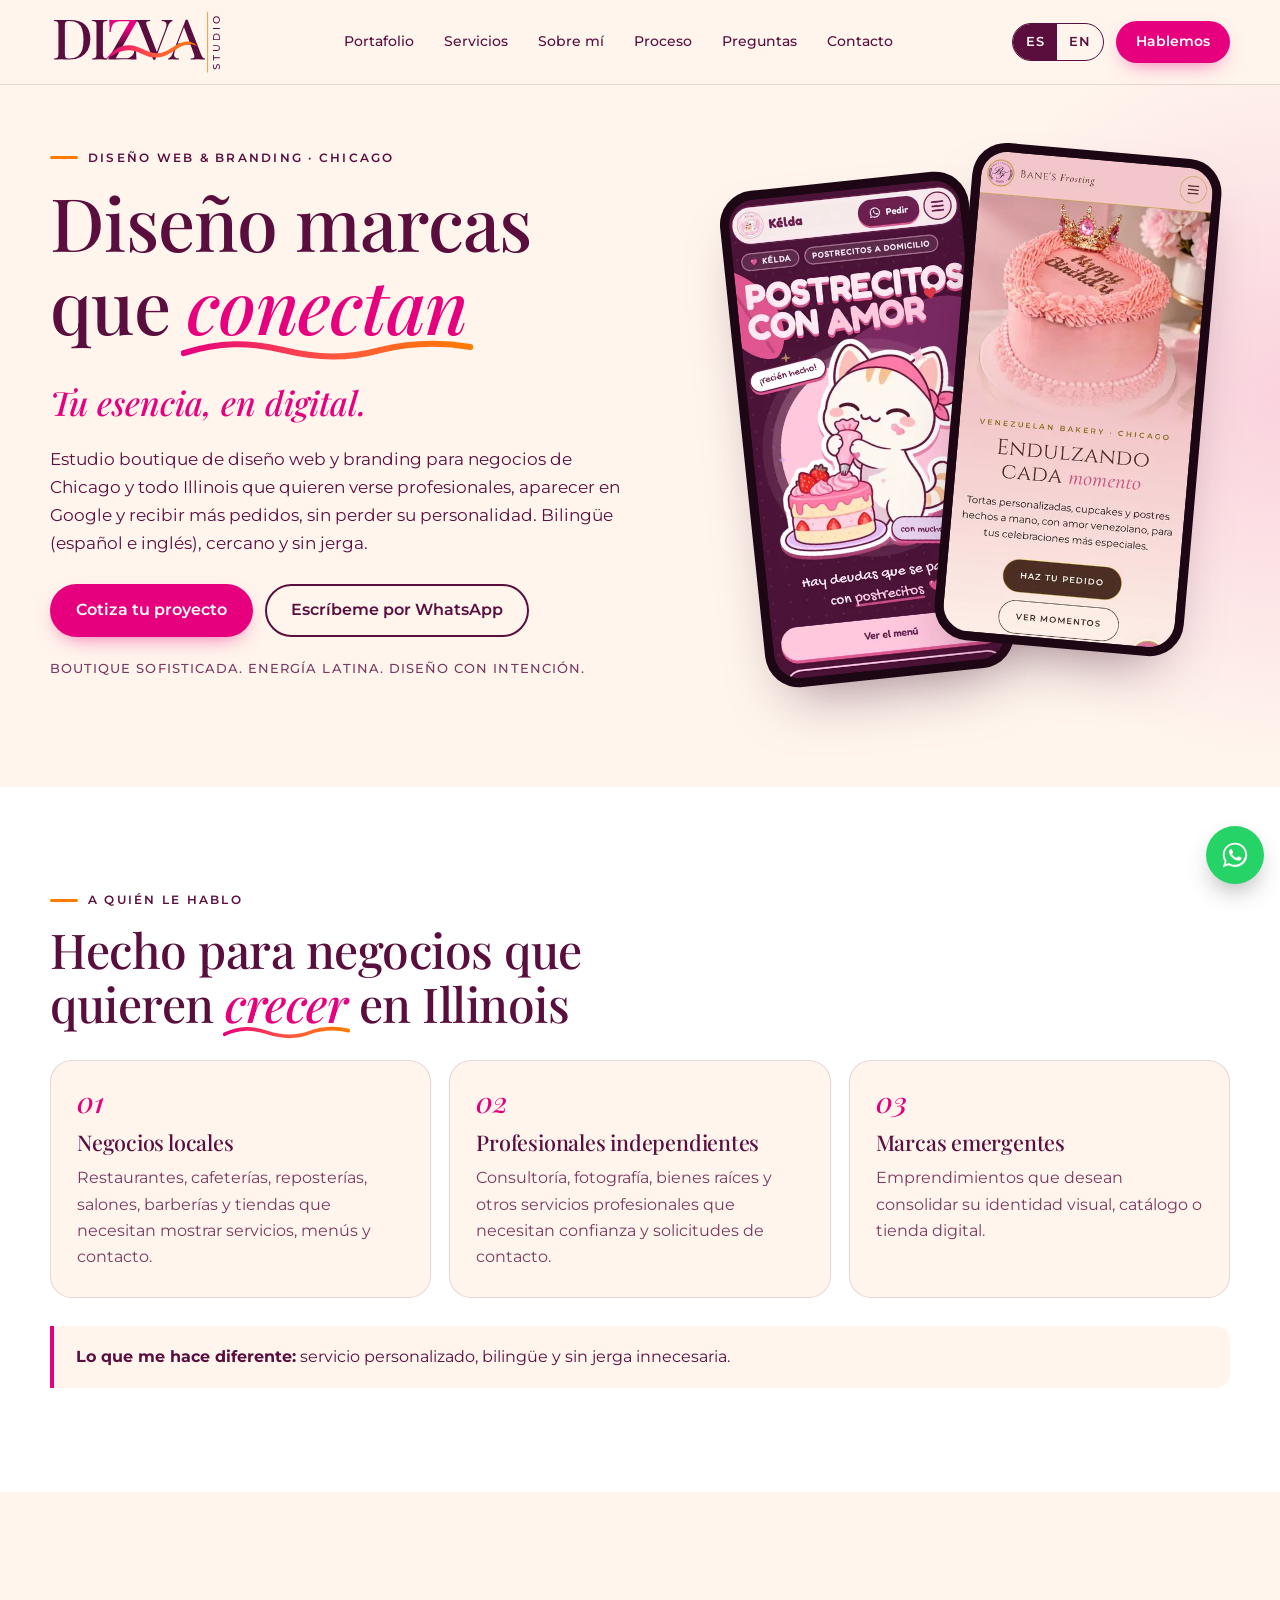
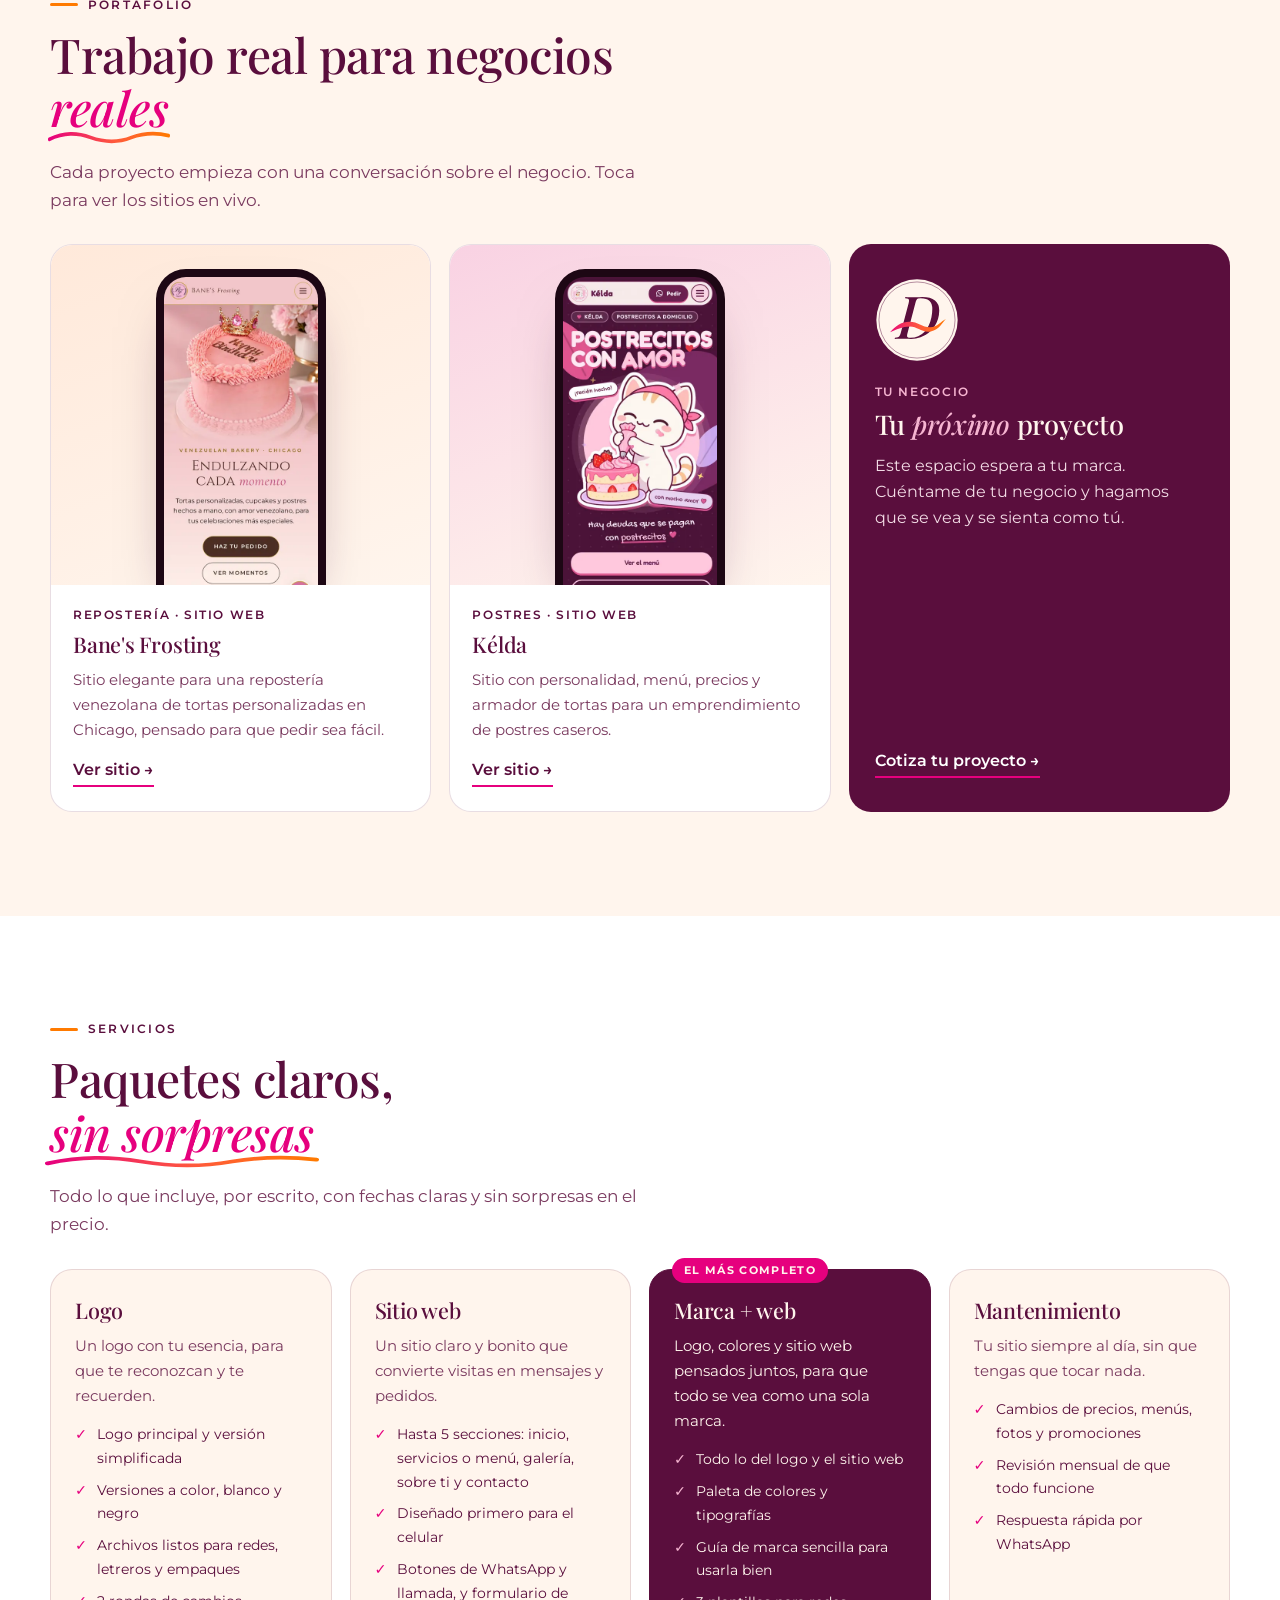
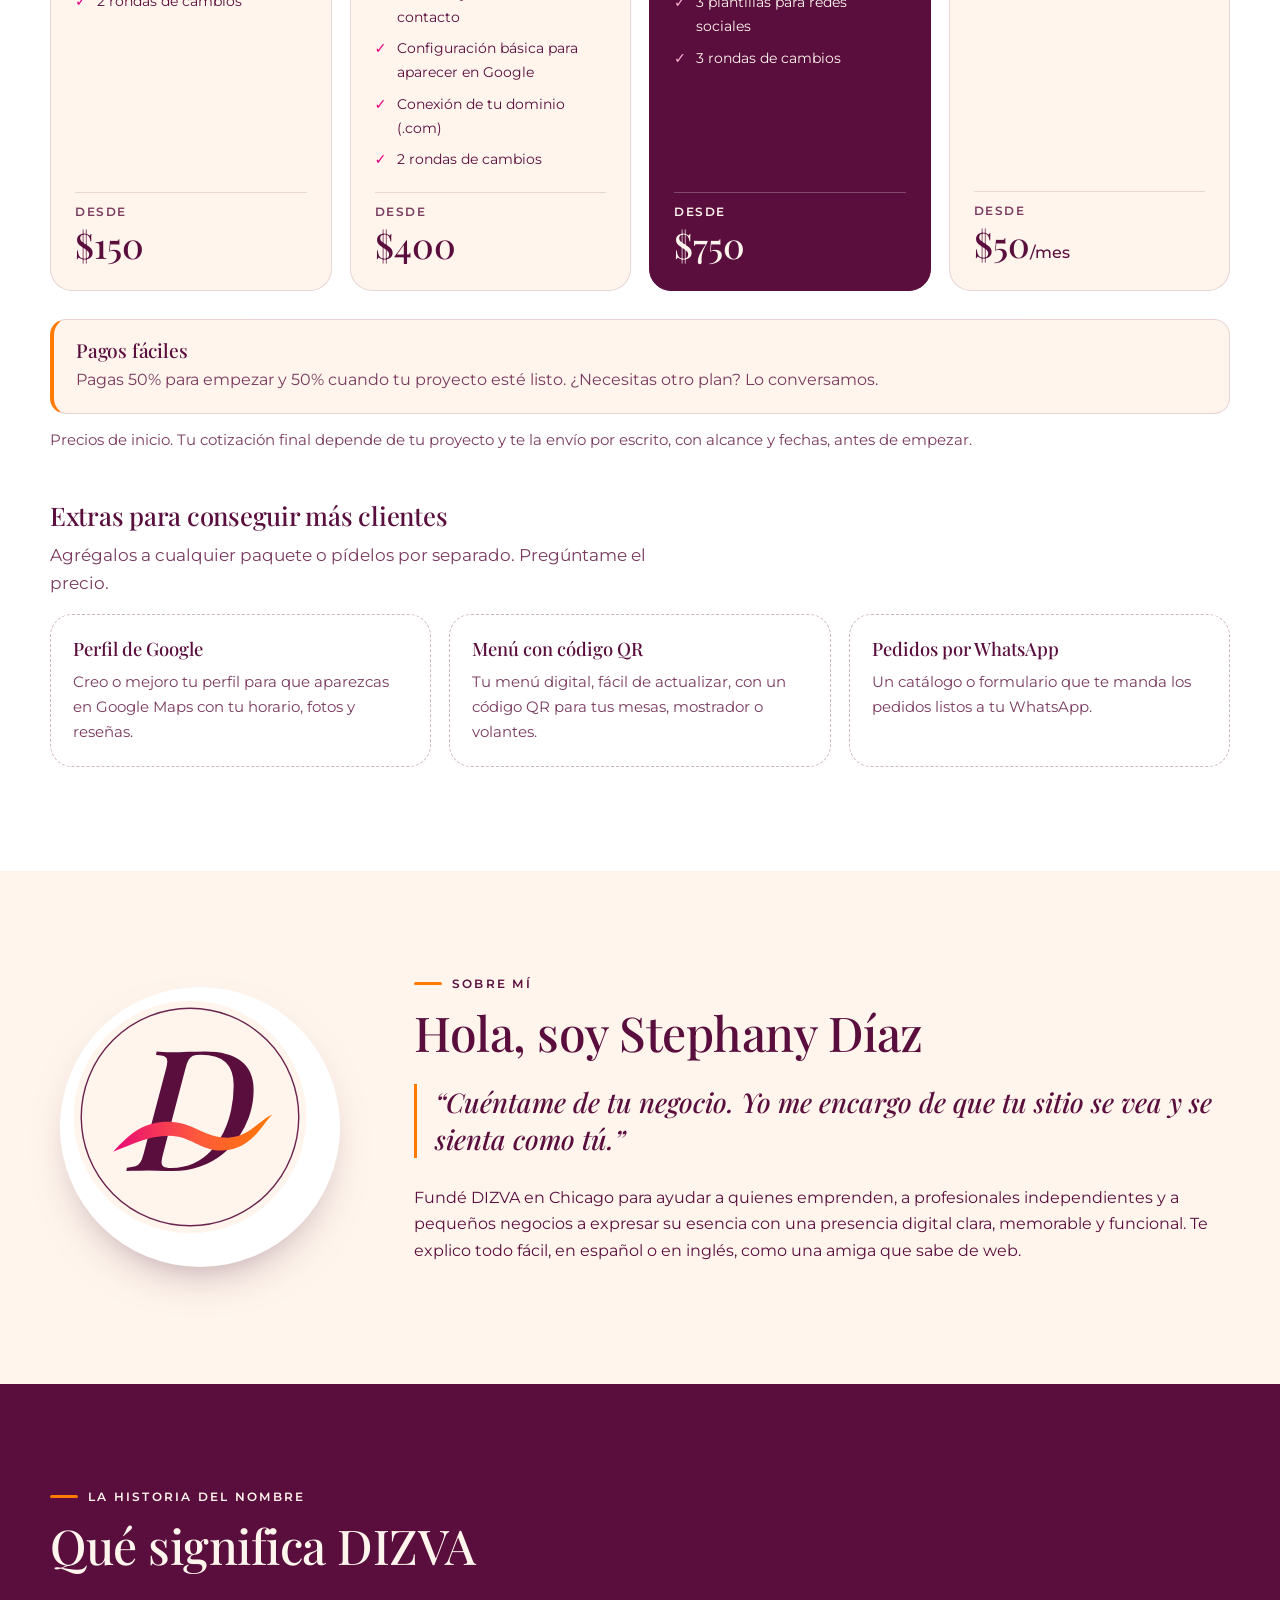
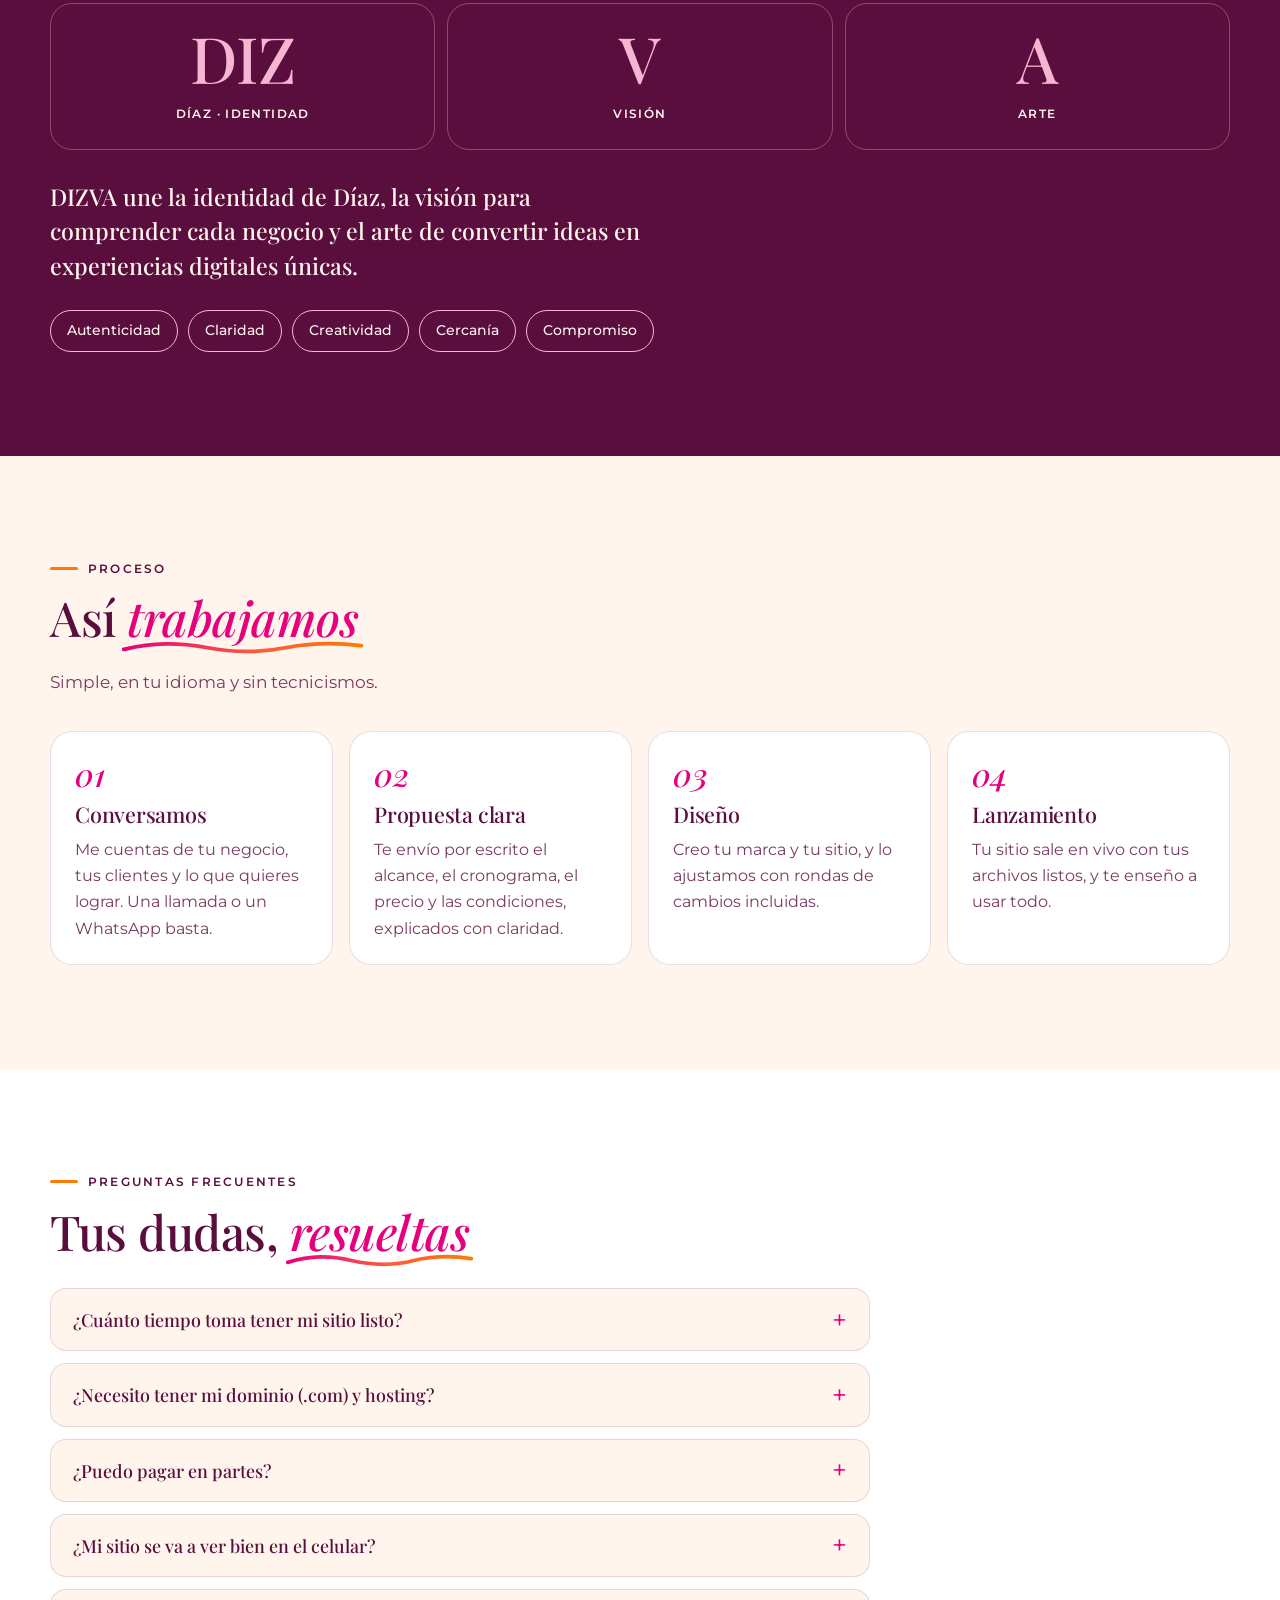
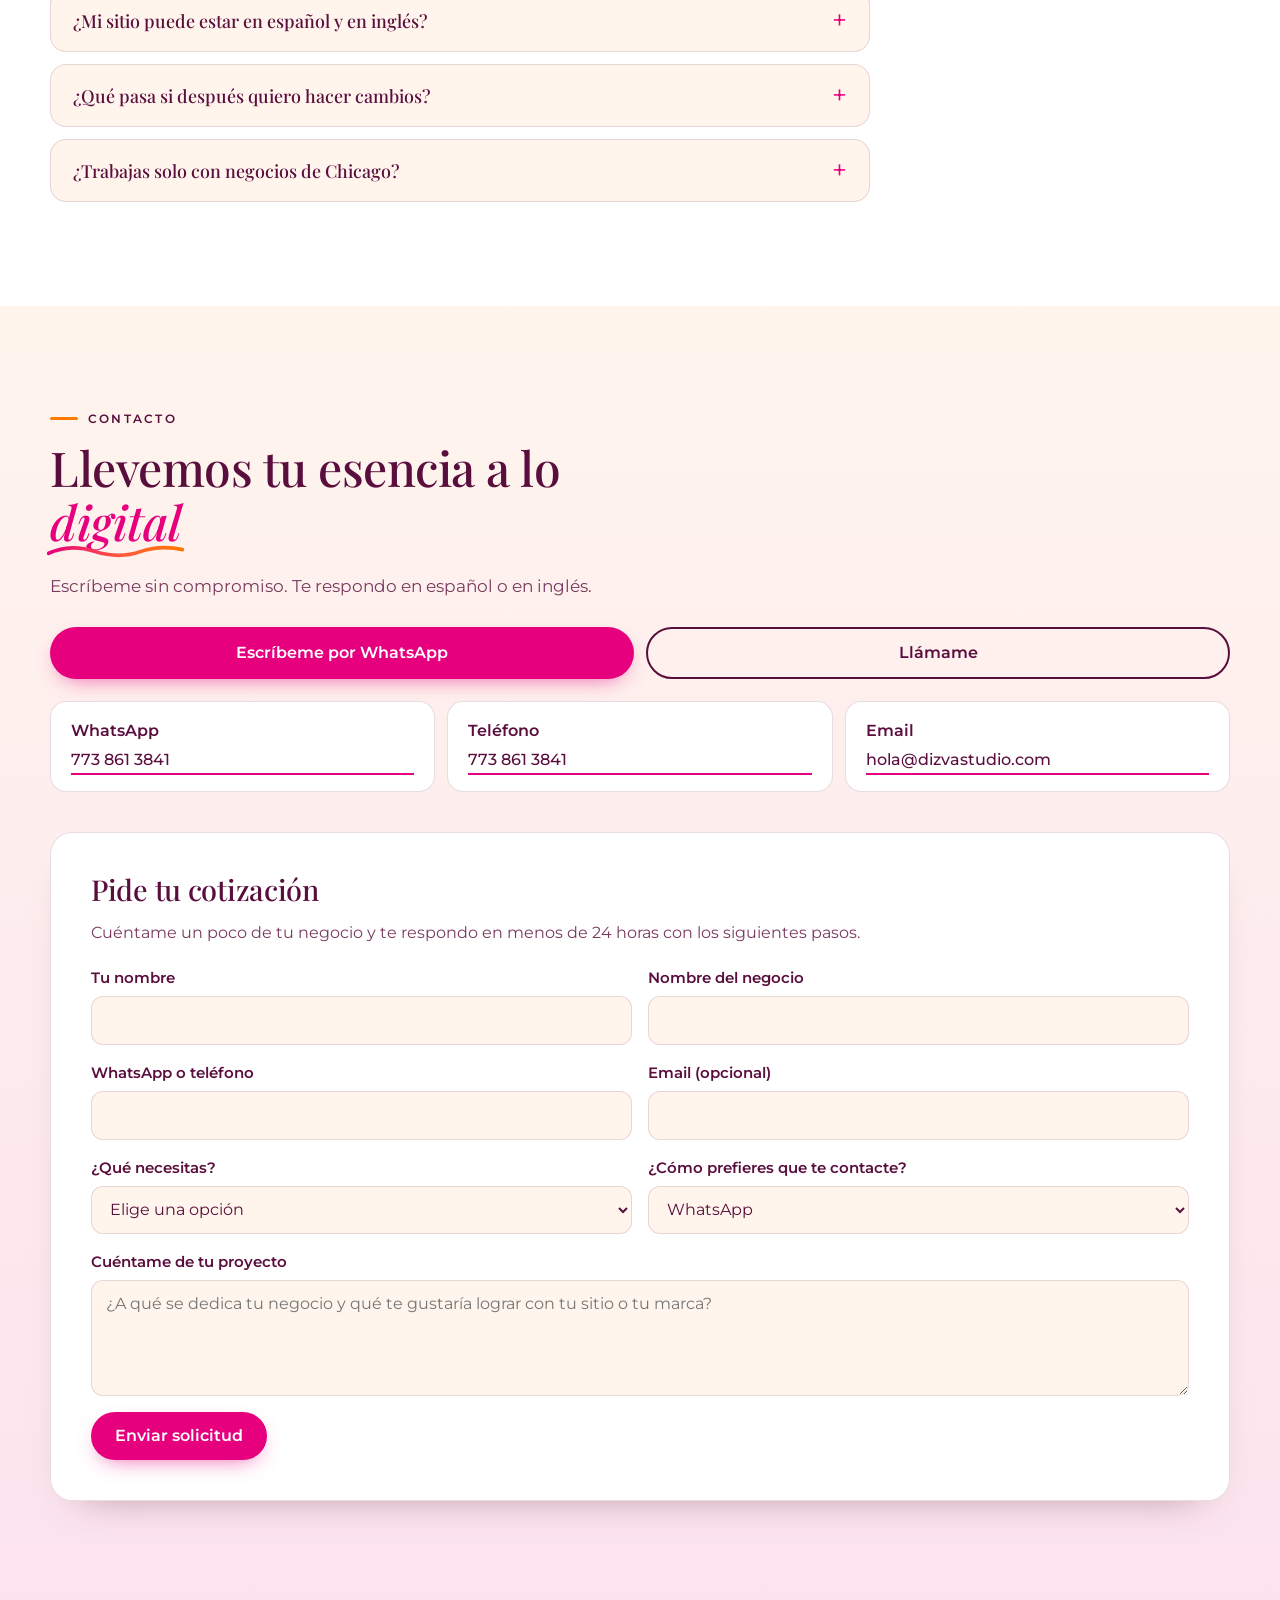
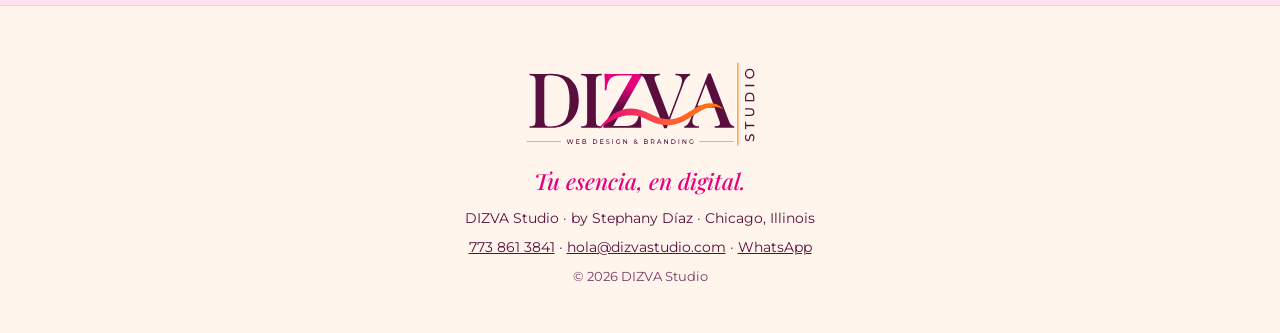
<file: index.html>
<!doctype html>
<html lang="es" data-title-en="DIZVA Studio — Your essence, in digital">
<head>
<meta charset="utf-8">
<meta name="viewport" content="width=device-width, initial-scale=1">
<title>DIZVA Studio — Tu esencia, en digital</title>
<meta name="description" content="DIZVA Studio, by Stephany Díaz: estudio boutique de diseño web y branding para negocios de Chicago y todo Illinois. Bilingüe (español e inglés), cercano y sin jerga.">
<meta name="theme-color" content="#FFF5ED">
<meta property="og:type" content="website">
<meta property="og:title" content="DIZVA Studio — Tu esencia, en digital">
<meta property="og:description" content="Estudio boutique de diseño web y branding en Chicago, by Stephany Díaz. Bilingüe, cercano y sin jerga.">
<meta property="og:url" content="https://dizvastudio.com/">
<meta property="og:image" content="https://dizvastudio.com/og.png">
<meta name="twitter:card" content="summary_large_image">
<link rel="canonical" href="https://dizvastudio.com/">
<link rel="icon" href="favicon.svg" type="image/svg+xml">
<link rel="preload" href="fonts/play.woff2" as="font" type="font/woff2" crossorigin>
<link rel="preload" href="fonts/mont.woff2" as="font" type="font/woff2" crossorigin>
<link rel="stylesheet" href="styles.css">
<script src="script.js" defer></script>
</head>
<body>
<a class="skip" href="#main" data-en="Skip to content">Saltar al contenido</a>
<header class="top">
 <div class="wrap bar">
  <a class="brand" href="#inicio"><img src="img/logo.svg" alt="DIZVA Studio" width="190" height="69"></a>
  <nav aria-label="Principal" class="nav">
   <a href="#portafolio" data-en="Portfolio">Portafolio</a>
   <a href="#servicios" data-en="Services">Servicios</a>
   <a href="#sobre-mi" data-en="About">Sobre mí</a>
   <a href="#proceso" data-en="Process">Proceso</a>
   <a href="#preguntas" data-en="FAQ">Preguntas</a>
   <a href="#contacto" data-en="Contact">Contacto</a>
  </nav>
  <div class="tools">
   <div class="lang" role="group" aria-label="Idioma / Language">
    <button type="button" data-lang="es" aria-pressed="true">ES</button><button type="button" data-lang="en" aria-pressed="false">EN</button>
   </div>
   <a class="btn p sm hide-s" href="#cotizar" data-en="Let’s talk">Hablemos</a>
  </div>
 </div>
</header>

<main id="main">
<section class="hero" id="inicio">
 <div class="wrap hero-g">
  <div class="hero-t">
   <p class="kick" data-en="Web design &amp; branding · Chicago">Diseño web &amp; branding · Chicago</p>
   <h1 data-en="I design brands that <span class=&quot;wv&quot;>connect</span>">Diseño marcas que <span class="wv">conectan</span></h1>
   <p class="slogan" data-en="Your essence, in digital.">Tu esencia, en digital.</p>
   <p class="lead" data-en="A boutique web design and branding studio for businesses in Chicago and across Illinois that want to look professional, be found on Google and get more orders, without losing their personality. Bilingual (English and Spanish), warm and jargon-free.">Estudio boutique de diseño web y branding para negocios de Chicago y todo Illinois que quieren verse profesionales, aparecer en Google y recibir más pedidos, sin perder su personalidad. Bilingüe (español e inglés), cercano y sin jerga.</p>
   <div class="cta">
    <a class="btn p" href="#cotizar" data-en="Get a quote">Cotiza tu proyecto</a>
    <a class="btn s" href="https://wa.me/17738613841?text=Hola%20Stephany%2C%20vi%20tu%20p%C3%A1gina%20de%20DIZVA%20Studio%20y%20quiero%20cotizar%20un%20proyecto." data-en-href="https://wa.me/17738613841?text=Hi%20Stephany%2C%20I%20saw%20the%20DIZVA%20Studio%20website%20and%20I%27d%20like%20a%20quote%20for%20a%20project." target="_blank" rel="noopener" data-en="Message me on WhatsApp">Escríbeme por WhatsApp</a>
   </div>
   <p class="tri" data-en="Sophisticated boutique. Latin energy. Design with intention.">Boutique sofisticada. Energía latina. Diseño con intención.</p>
  </div>
  <div class="hero-a" aria-hidden="true">
      <figure class="phone ph1"><img src="img/kelda.webp" alt="" width="400" height="800"></figure>
   <figure class="phone ph2"><img src="img/banes.webp" alt="" width="400" height="800"></figure>
  </div>
 </div>
</section>

<section class="aud" id="para-quien">
 <div class="wrap">
  <p class="kick" data-en="Who I work with">A quién le hablo</p>
  <h2 data-en="Made for businesses ready to <span class=&quot;wv&quot;>grow</span> in Illinois">Hecho para negocios que quieren <span class="wv">crecer</span> en Illinois</h2>
  <div class="grid g3">
   <article class="card-s"><span class="num">01</span><h3 data-en="Local businesses">Negocios locales</h3><p data-en="Restaurants, cafés, bakeries, salons, barbershops and shops that need to show their services, menus and how to reach them.">Restaurantes, cafeterías, reposterías, salones, barberías y tiendas que necesitan mostrar servicios, menús y contacto.</p></article>
   <article class="card-s"><span class="num">02</span><h3 data-en="Independent professionals">Profesionales independientes</h3><p data-en="Consulting, photography, real estate and other service specialists who need trust and more inquiries.">Consultoría, fotografía, bienes raíces y otros servicios profesionales que necesitan confianza y solicitudes de contacto.</p></article>
   <article class="card-s"><span class="num">03</span><h3 data-en="Emerging brands">Marcas emergentes</h3><p data-en="New ventures ready to strengthen their visual identity, catalog or online store.">Emprendimientos que desean consolidar su identidad visual, catálogo o tienda digital.</p></article>
  </div>
  <p class="diff"><strong data-en="What makes it different:">Lo que me hace diferente:</strong> <span data-en="personal service, bilingual, and no unnecessary jargon.">servicio personalizado, bilingüe y sin jerga innecesaria.</span></p>
 </div>
</section>

<section class="port" id="portafolio">
 <div class="wrap">
  <p class="kick" data-en="Portfolio">Portafolio</p>
  <h2 data-en="Real work for real <span class=&quot;wv&quot;>businesses</span>">Trabajo real para negocios <span class="wv">reales</span></h2>
  <p class="intro" data-en="Every project starts with a conversation about the business. Tap to see the live sites.">Cada proyecto empieza con una conversación sobre el negocio. Toca para ver los sitios en vivo.</p>
  <div class="grid g3 pg">
   <a class="work" href="https://banes-frosting.sites.tab.bot/" target="_blank" rel="noopener">
    <div class="shot"><figure class="phone"><img src="img/banes.webp" alt="Sitio web de Bane's Frosting visto en un celular" data-en-alt="Bane's Frosting website on a phone" width="400" height="800" loading="lazy"></figure></div>
    <div class="wb"><p class="tags" data-en="Bakery · Website">Repostería · Sitio web</p><h3>Bane's Frosting</h3><p data-en="An elegant website for a Venezuelan custom-cake bakery in Chicago, made so ordering is easy.">Sitio elegante para una repostería venezolana de tortas personalizadas en Chicago, pensado para que pedir sea fácil.</p><span class="go" data-en="View site →">Ver sitio →</span></div>
   </a>
   <a class="work" href="https://kelda-postres.sites.tab.bot/" target="_blank" rel="noopener">
    <div class="shot rose"><figure class="phone"><img src="img/kelda.webp" alt="Sitio web de Kélda visto en un celular" data-en-alt="Kélda website on a phone" width="400" height="800" loading="lazy"></figure></div>
    <div class="wb"><p class="tags" data-en="Desserts · Website">Postres · Sitio web</p><h3>Kélda</h3><p data-en="A playful website with menu, prices and a cake builder for a homemade dessert business.">Sitio con personalidad, menú, precios y armador de tortas para un emprendimiento de postres caseros.</p><span class="go" data-en="View site →">Ver sitio →</span></div>
   </a>
   <a class="work next" href="#cotizar">
    <div class="nx"><img src="img/monogram.svg" alt="" width="96" height="96"><p class="tags" data-en="Your business">Tu negocio</p><h3 data-en="Your <em>next</em> project">Tu <em>próximo</em> proyecto</h3><p data-en="This space is waiting for your brand. Tell me about your business and let’s make it look and feel like you.">Este espacio espera a tu marca. Cuéntame de tu negocio y hagamos que se vea y se sienta como tú.</p><span class="go" data-en="Get a quote →">Cotiza tu proyecto →</span></div>
   </a>
  </div>
 </div>
</section>

<section class="svcs" id="servicios">
 <div class="wrap">
  <p class="kick" data-en="Services">Servicios</p>
  <h2 data-en="Clear packages, <span class=&quot;wv&quot;>no surprises</span>">Paquetes claros, <span class="wv">sin sorpresas</span></h2>
  <p class="intro" data-en="Everything included is written down, with clear dates and no surprises in the price.">Todo lo que incluye, por escrito, con fechas claras y sin sorpresas en el precio.</p>
  <div class="grid g4">
   <article class="svc"><h3 data-en="Logo">Logo</h3><p data-en="A logo with your essence, so people recognize and remember you.">Un logo con tu esencia, para que te reconozcan y te recuerden.</p>
     <ul class="inc">
      <li data-en="Main logo and a simplified version">Logo principal y versión simplificada</li>
      <li data-en="Color and black-and-white versions">Versiones a color, blanco y negro</li>
      <li data-en="Files ready for social media, signs and packaging">Archivos listos para redes, letreros y empaques</li>
      <li data-en="2 rounds of changes">2 rondas de cambios</li>
     </ul>
     <p class="price"><small data-en="from">desde</small> $150</p></article>
   <article class="svc"><h3 data-en="Website">Sitio web</h3><p data-en="A clear, beautiful website that turns visits into messages and orders.">Un sitio claro y bonito que convierte visitas en mensajes y pedidos.</p>
     <ul class="inc">
      <li data-en="Up to 5 sections: home, services or menu, gallery, about and contact">Hasta 5 secciones: inicio, servicios o menú, galería, sobre ti y contacto</li>
      <li data-en="Designed phone-first">Diseñado primero para el celular</li>
      <li data-en="WhatsApp and call buttons, plus a contact form">Botones de WhatsApp y llamada, y formulario de contacto</li>
      <li data-en="Basic setup to show up on Google">Configuración básica para aparecer en Google</li>
      <li data-en="Connecting your domain (.com)">Conexión de tu dominio (.com)</li>
      <li data-en="2 rounds of changes">2 rondas de cambios</li>
     </ul>
     <p class="price"><small data-en="from">desde</small> $400</p></article>
   <article class="svc star"><p class="badge" data-en="Most complete">El más completo</p><h3 data-en="Brand + website">Marca + web</h3><p data-en="Logo, colors and website designed together, so everything looks like one brand.">Logo, colores y sitio web pensados juntos, para que todo se vea como una sola marca.</p>
     <ul class="inc">
      <li data-en="Everything in the logo and website packages">Todo lo del logo y el sitio web</li>
      <li data-en="Color palette and fonts">Paleta de colores y tipografías</li>
      <li data-en="A simple brand guide so you use it right">Guía de marca sencilla para usarla bien</li>
      <li data-en="3 social media templates">3 plantillas para redes sociales</li>
      <li data-en="3 rounds of changes">3 rondas de cambios</li>
     </ul>
     <p class="price"><small data-en="from">desde</small> $750</p></article>
   <article class="svc"><h3 data-en="Maintenance">Mantenimiento</h3><p data-en="Your site always up to date, without you touching a thing.">Tu sitio siempre al día, sin que tengas que tocar nada.</p>
     <ul class="inc">
      <li data-en="Updates to prices, menus, photos and promos">Cambios de precios, menús, fotos y promociones</li>
      <li data-en="Monthly check that everything works">Revisión mensual de que todo funcione</li>
      <li data-en="Quick replies on WhatsApp">Respuesta rápida por WhatsApp</li>
     </ul>
     <p class="price"><small data-en="from">desde</small> $50<span data-en="/mo">/mes</span></p></article>
  </div>
  <div class="pay">
   <h3 data-en="Easy payments">Pagos fáciles</h3>
   <p data-en="You pay 50% to start and 50% when your project is ready. Need a different plan? Let’s talk about it.">Pagas 50% para empezar y 50% cuando tu proyecto esté listo. ¿Necesitas otro plan? Lo conversamos.</p>
  </div>
  <p class="note" data-en="Starting prices. Your final quote depends on your project, and I’ll send it to you in writing, with scope and dates, before we begin.">Precios de inicio. Tu cotización final depende de tu proyecto y te la envío por escrito, con alcance y fechas, antes de empezar.</p>
  <h3 class="exh" data-en="Extras to get more customers">Extras para conseguir más clientes</h3>
  <p class="intro" data-en="Add them to any package or ask for them on their own. Ask me for the price.">Agrégalos a cualquier paquete o pídelos por separado. Pregúntame el precio.</p>
  <div class="grid g3 exg">
   <article class="ex"><h4 data-en="Google Business Profile">Perfil de Google</h4><p data-en="I create or improve your profile so you show up on Google Maps with your hours, photos and reviews.">Creo o mejoro tu perfil para que aparezcas en Google Maps con tu horario, fotos y reseñas.</p></article>
   <article class="ex"><h4 data-en="QR code menu">Menú con código QR</h4><p data-en="Your digital menu, easy to update, with a QR code for your tables, counter or flyers.">Tu menú digital, fácil de actualizar, con un código QR para tus mesas, mostrador o volantes.</p></article>
   <article class="ex"><h4 data-en="WhatsApp orders">Pedidos por WhatsApp</h4><p data-en="A catalog or form that sends orders straight to your WhatsApp.">Un catálogo o formulario que te manda los pedidos listos a tu WhatsApp.</p></article>
  </div>
 </div>
</section>

<section class="about" id="sobre-mi">
 <div class="wrap about-g">
  <div class="avatar"><img src="img/monogram.svg" alt="Monograma de DIZVA" data-en-alt="DIZVA monogram" width="240" height="240" loading="lazy"></div>
  <div>
   <p class="kick" data-en="About">Sobre mí</p>
   <h2 data-en="Hi, I’m Stephany Díaz">Hola, soy Stephany Díaz</h2>
   <p class="big" data-en="“Tell me about your business. I’ll make sure your site looks and feels like you.”">“Cuéntame de tu negocio. Yo me encargo de que tu sitio se vea y se sienta como tú.”</p>
   <p data-en="I founded DIZVA in Chicago to help entrepreneurs, independent professionals and small businesses express their essence with a clear, memorable and functional digital presence. I explain everything simply, in Spanish or English, like a friend who knows web.">Fundé DIZVA en Chicago para ayudar a quienes emprenden, a profesionales independientes y a pequeños negocios a expresar su esencia con una presencia digital clara, memorable y funcional. Te explico todo fácil, en español o en inglés, como una amiga que sabe de web.</p>
  </div>
 </div>
</section>

<section class="story" id="historia">
 <div class="wrap">
  <p class="kick lt" data-en="The story behind the name">La historia del nombre</p>
  <h2 data-en="What DIZVA means">Qué significa DIZVA</h2>
  <div class="letters">
   <div class="lt-c"><b>DIZ</b><span data-en="Díaz · identity">Díaz · identidad</span></div>
   <div class="lt-c"><b>V</b><span data-en="Vision">Visión</span></div>
   <div class="lt-c"><b>A</b><span data-en="Art">Arte</span></div>
  </div>
  <p class="st" data-en="DIZVA brings together the identity of Díaz, the vision to understand each business and the art of turning ideas into unique digital experiences.">DIZVA une la identidad de Díaz, la visión para comprender cada negocio y el arte de convertir ideas en experiencias digitales únicas.</p>
  <ul class="values" aria-label="Valores">
   <li data-en="Authenticity">Autenticidad</li><li data-en="Clarity">Claridad</li><li data-en="Creativity">Creatividad</li><li data-en="Closeness">Cercanía</li><li data-en="Commitment">Compromiso</li>
  </ul>
 </div>
</section>

<section class="proc" id="proceso">
 <div class="wrap">
  <p class="kick" data-en="Process">Proceso</p>
  <h2 data-en="How we <span class=&quot;wv&quot;>work</span>">Así <span class="wv">trabajamos</span></h2>
  <p class="intro" data-en="Simple, in your language and without technical words.">Simple, en tu idioma y sin tecnicismos.</p>
  <ol class="steps">
   <li><h3 data-en="We talk">Conversamos</h3><p data-en="You tell me about your business, your customers and what you want to achieve. A call or a WhatsApp is enough.">Me cuentas de tu negocio, tus clientes y lo que quieres lograr. Una llamada o un WhatsApp basta.</p></li>
   <li><h3 data-en="Clear proposal">Propuesta clara</h3><p data-en="I send you the scope, timeline, price and conditions in writing, explained simply.">Te envío por escrito el alcance, el cronograma, el precio y las condiciones, explicados con claridad.</p></li>
   <li><h3 data-en="Design">Diseño</h3><p data-en="I create your brand and your site, and we adjust it together with rounds of changes included.">Creo tu marca y tu sitio, y lo ajustamos con rondas de cambios incluidas.</p></li>
   <li><h3 data-en="Launch">Lanzamiento</h3><p data-en="Your site goes live with your files ready, and I show you how to use everything.">Tu sitio sale en vivo con tus archivos listos, y te enseño a usar todo.</p></li>
  </ol>
 </div>
</section>


<section class="faq" id="preguntas">
 <div class="wrap">
  <p class="kick" data-en="FAQ">Preguntas frecuentes</p>
  <h2 data-en="Your questions, <span class=&quot;wv&quot;>answered</span>">Tus dudas, <span class="wv">resueltas</span></h2>
  <div class="qas">
   <details class="qa"><summary data-en="How long does it take to get my site ready?">¿Cuánto tiempo toma tener mi sitio listo?</summary><p data-en="It depends on the project. A simple website is usually ready in 2 to 4 weeks. Before we start, you get the dates in writing in your proposal.">Depende del proyecto. Un sitio web sencillo suele estar listo en 2 a 4 semanas. Antes de empezar te doy las fechas por escrito en tu propuesta.</p></details>
   <details class="qa"><summary data-en="Do I need my own domain (.com) and hosting?">¿Necesito tener mi dominio (.com) y hosting?</summary><p data-en="You don’t need to know anything about it. I guide you step by step to buy your domain in your name, and I take care of putting your site online. The domain is paid separately, usually $10 to $20 a year.">No hace falta que sepas de eso. Te guío paso a paso para comprar tu dominio a tu nombre y yo me encargo de publicar tu sitio. El dominio se paga aparte, normalmente entre $10 y $20 al año.</p></details>
   <details class="qa"><summary data-en="Can I pay in installments?">¿Puedo pagar en partes?</summary><p data-en="Yes. Usually it’s 50% to start and 50% at delivery. If you need a different plan, we can talk about it.">Sí. Normalmente se paga 50% para empezar y 50% al entregar. Si necesitas otro plan, lo conversamos.</p></details>
   <details class="qa"><summary data-en="Will my site look good on phones?">¿Mi sitio se va a ver bien en el celular?</summary><p data-en="Yes. Every site is designed phone-first, because that’s where most of your customers will look for you.">Sí. Todos los sitios se diseñan primero para el celular, que es donde la mayoría de tus clientes te va a buscar.</p></details>
   <details class="qa"><summary data-en="Can my site be in Spanish and English?">¿Mi sitio puede estar en español y en inglés?</summary><p data-en="Yes. I can make your site bilingual so you reach all your customers, just like this page.">Sí. Puedo hacer tu sitio bilingüe para que llegues a toda tu clientela, igual que esta página.</p></details>
   <details class="qa"><summary data-en="What if I want changes later?">¿Qué pasa si después quiero hacer cambios?</summary><p data-en="Rounds of changes are included during design. After launch, the maintenance plan (from $50/mo) covers updates to prices, menus, photos and promos.">Durante el diseño hay rondas de cambios incluidas. Después del lanzamiento, el plan de mantenimiento (desde $50/mes) cubre cambios de precios, menús, fotos y promociones.</p></details>
   <details class="qa"><summary data-en="Do you only work with Chicago businesses?">¿Trabajas solo con negocios de Chicago?</summary><p data-en="I work with businesses in Chicago and all over Illinois. We can meet by phone, video call or WhatsApp, so distance is not a problem.">Trabajo con negocios de Chicago y de todo Illinois. Nos podemos reunir por llamada, videollamada o WhatsApp, así que la distancia no es problema.</p></details>
  </div>
 </div>
</section>

<section class="contact" id="contacto">
 <div class="wrap">
  <p class="kick" data-en="Contact">Contacto</p>
  <h2 data-en="Let’s take your essence <span class=&quot;wv&quot;>digital</span>">Llevemos tu esencia a lo <span class="wv">digital</span></h2>
  <p class="intro" data-en="Write to me with no commitment. I reply in Spanish or English.">Escríbeme sin compromiso. Te respondo en español o en inglés.</p>
  <div class="cta c2">
   <a class="btn p" href="https://wa.me/17738613841?text=Hola%20Stephany%2C%20vi%20tu%20p%C3%A1gina%20de%20DIZVA%20Studio%20y%20quiero%20cotizar%20un%20proyecto." data-en-href="https://wa.me/17738613841?text=Hi%20Stephany%2C%20I%20saw%20the%20DIZVA%20Studio%20website%20and%20I%27d%20like%20a%20quote%20for%20a%20project." target="_blank" rel="noopener" data-en="Message me on WhatsApp">Escríbeme por WhatsApp</a>
   <a class="btn s" href="tel:+17738613841" data-en="Call me">Llámame</a>
  </div>
  <ul class="links">
   <li><span>WhatsApp</span><a href="https://wa.me/17738613841?text=Hola%20Stephany%2C%20vi%20tu%20p%C3%A1gina%20de%20DIZVA%20Studio%20y%20quiero%20cotizar%20un%20proyecto." data-en-href="https://wa.me/17738613841?text=Hi%20Stephany%2C%20I%20saw%20the%20DIZVA%20Studio%20website%20and%20I%27d%20like%20a%20quote%20for%20a%20project." target="_blank" rel="noopener">773 861 3841</a></li>
   <li><span data-en="Phone">Teléfono</span><a href="tel:+17738613841">773 861 3841</a></li>
   <li><span>Email</span><a href="mailto:hola@dizvastudio.com">hola@dizvastudio.com</a></li>
  </ul>

  <div class="quote" id="cotizar">
   <h3 data-en="Request your quote">Pide tu cotización</h3>
   <p class="qi" data-en="Tell me a little about your business and I’ll get back to you within 24 hours with next steps.">Cuéntame un poco de tu negocio y te respondo en menos de 24 horas con los siguientes pasos.</p>
   <form name="cotizacion" method="POST" action="/gracias.html" data-netlify="true" netlify-honeypot="bot-field" class="qf">
    <input type="hidden" name="form-name" value="cotizacion">
    <input type="hidden" name="idioma" value="es">
    <p class="hp"><label>No llenar: <input name="bot-field" tabindex="-1" autocomplete="off"></label></p>
    <div class="f2">
     <label><span data-en="Your name">Tu nombre</span> <input type="text" name="nombre" autocomplete="name" required></label>
     <label><span data-en="Business name">Nombre del negocio</span> <input type="text" name="negocio" autocomplete="organization"></label>
    </div>
    <div class="f2">
     <label><span data-en="WhatsApp or phone">WhatsApp o teléfono</span> <input type="tel" name="telefono" autocomplete="tel" required></label>
     <label><span data-en="Email (optional)">Email (opcional)</span> <input type="email" name="email" autocomplete="email"></label>
    </div>
    <div class="f2">
     <label><span data-en="What do you need?">¿Qué necesitas?</span>
      <select name="servicio" required>
       <option value="" data-en="Choose an option">Elige una opción</option>
       <option value="Logo">Logo</option>
       <option value="Sitio web" data-en="Website">Sitio web</option>
       <option value="Marca + web" data-en="Brand + website">Marca + web</option>
       <option value="Mantenimiento" data-en="Maintenance">Mantenimiento</option>
       <option value="Extras (Google, menú QR, pedidos)" data-en="Extras (Google, QR menu, orders)">Extras (Google, menú QR, pedidos)</option>
       <option value="Aún no lo sé" data-en="Not sure yet">Aún no lo sé</option>
      </select>
     </label>
     <label><span data-en="How should I contact you?">¿Cómo prefieres que te contacte?</span>
      <select name="contacto_preferido">
       <option value="WhatsApp">WhatsApp</option>
       <option value="Llamada" data-en="Phone call">Llamada</option>
       <option value="Email">Email</option>
      </select>
     </label>
    </div>
    <label><span data-en="Tell me about your project">Cuéntame de tu proyecto</span> <textarea name="mensaje" rows="4" data-en-ph="What does your business do, and what would you like your site or brand to achieve?" placeholder="¿A qué se dedica tu negocio y qué te gustaría lograr con tu sitio o tu marca?"></textarea></label>
    <button class="btn p" type="submit" data-en="Send my request">Enviar solicitud</button>
   </form>
  </div>
 </div>
</section>
</main>

<a class="wa-float" href="https://wa.me/17738613841?text=Hola%20Stephany%2C%20vi%20tu%20p%C3%A1gina%20de%20DIZVA%20Studio%20y%20quiero%20cotizar%20un%20proyecto." data-en-href="https://wa.me/17738613841?text=Hi%20Stephany%2C%20I%20saw%20the%20DIZVA%20Studio%20website%20and%20I%27d%20like%20a%20quote%20for%20a%20project." target="_blank" rel="noopener" aria-label="Escríbeme por WhatsApp" data-en-aria="Message me on WhatsApp"><svg viewBox="0 0 32 32" width="30" height="30" aria-hidden="true"><path fill="currentColor" d="M16 3C8.8 3 3 8.7 3 15.8c0 2.5.7 4.9 2 7L3 29l6.4-2c2 1.1 4.3 1.7 6.6 1.7 7.2 0 13-5.7 13-12.8S23.2 3 16 3zm0 23.4c-2.1 0-4.1-.6-5.9-1.7l-.4-.3-3.8 1.2 1.2-3.7-.3-.4c-1.2-1.8-1.8-3.9-1.8-6 0-5.9 4.9-10.6 10.9-10.6s10.9 4.8 10.9 10.6S22 26.4 16 26.4zm6-7.9c-.3-.2-1.9-.9-2.2-1-.3-.1-.5-.2-.7.2-.2.3-.8 1-1 1.2-.2.2-.4.2-.7.1-.3-.2-1.4-.5-2.6-1.6-1-.9-1.6-1.9-1.8-2.2-.2-.3 0-.5.1-.7l.5-.6c.2-.2.2-.4.3-.6.1-.2 0-.4 0-.6l-1-2.4c-.3-.6-.5-.5-.7-.5h-.6c-.2 0-.6.1-.9.4-.3.3-1.2 1.1-1.2 2.7s1.2 3.1 1.4 3.3c.2.2 2.3 3.5 5.6 4.9 2.8 1.1 3.3.9 3.9.8.6-.1 1.9-.8 2.2-1.5.3-.7.3-1.4.2-1.5-.1-.2-.3-.3-.6-.4z"/></svg></a>

<footer class="foot">
 <div class="wrap fg">
  <img src="img/logo-full.svg" alt="DIZVA Studio — Web design &amp; branding" width="260" height="105">
  <p class="slogan" data-en="Your essence, in digital.">Tu esencia, en digital.</p>
  <p>DIZVA Studio · by Stephany Díaz · Chicago, Illinois</p>
  <p><a href="tel:+17738613841">773 861 3841</a> · <a href="mailto:hola@dizvastudio.com">hola@dizvastudio.com</a> · <a href="https://wa.me/17738613841?text=Hola%20Stephany%2C%20vi%20tu%20p%C3%A1gina%20de%20DIZVA%20Studio%20y%20quiero%20cotizar%20un%20proyecto." data-en-href="https://wa.me/17738613841?text=Hi%20Stephany%2C%20I%20saw%20the%20DIZVA%20Studio%20website%20and%20I%27d%20like%20a%20quote%20for%20a%20project." target="_blank" rel="noopener">WhatsApp</a></p>
  <p class="sm">© 2026 DIZVA Studio</p>
 </div>
</footer>
</body>
</html>
</file>
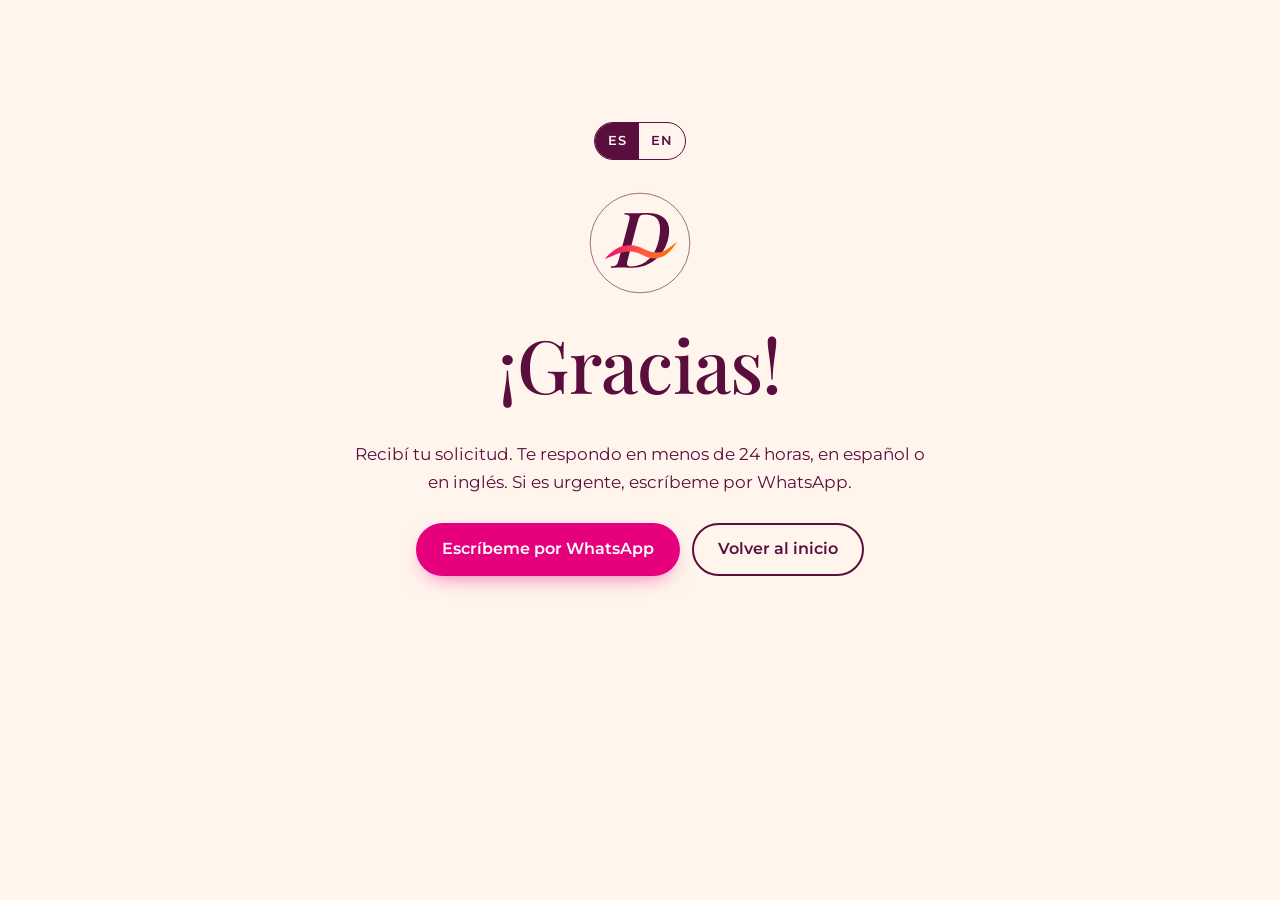
<file: gracias.html>
<!doctype html>
<html lang="es" data-title-en="Thank you — DIZVA Studio">
<head>
<meta charset="utf-8">
<meta name="viewport" content="width=device-width, initial-scale=1">
<title>¡Gracias! — DIZVA Studio</title>
<meta name="robots" content="noindex">
<meta name="theme-color" content="#FFF5ED">
<link rel="icon" href="favicon.svg" type="image/svg+xml">
<link rel="stylesheet" href="styles.css">
<script src="script.js" defer></script>
<style>.thanks{min-height:80vh;display:grid;place-items:center;text-align:center}.thanks img{margin:0 auto 24px;width:110px;height:110px}.thanks h1{max-width:none}.thanks .cta{justify-content:center}.thanks .lang{margin:0 auto 28px}</style>
</head>
<body>
<main class="thanks">
 <div class="wrap">
  <div class="lang" role="group" aria-label="Idioma / Language"><button type="button" data-lang="es" aria-pressed="true">ES</button><button type="button" data-lang="en" aria-pressed="false">EN</button></div>
  <img src="img/monogram.svg" alt="" width="110" height="110">
  <h1 data-en="Thank you!">¡Gracias!</h1>
  <p class="lead" style="margin-inline:auto" data-en="I got your request. I’ll get back to you within 24 hours, in Spanish or English. If it’s urgent, message me on WhatsApp.">Recibí tu solicitud. Te respondo en menos de 24 horas, en español o en inglés. Si es urgente, escríbeme por WhatsApp.</p>
  <div class="cta">
   <a class="btn p" href="https://wa.me/17738613841" target="_blank" rel="noopener" data-en="Message me on WhatsApp">Escríbeme por WhatsApp</a>
   <a class="btn s" href="/" data-en="Back to home">Volver al inicio</a>
  </div>
 </div>
</main>
</body>
</html>
</file>
<file: styles.css>
@font-face{font-family:"Playfair Display";src:url(fonts/play.woff2) format("woff2");font-weight:400 900;font-style:normal;font-display:swap}
@font-face{font-family:"Playfair Display";src:url(fonts/playi.woff2) format("woff2");font-weight:400 900;font-style:italic;font-display:swap}
@font-face{font-family:"Montserrat";src:url(fonts/mont.woff2) format("woff2");font-weight:100 900;font-style:normal;font-display:swap}
:root{--plum:#5A0E3D;--fuc:#E6007E;--ora:#FF7A00;--rose:#F6B5D1;--cream:#FFF5ED;--white:#fff;--soft:#7A3A5F;--line:rgba(90,14,61,.14);--r:22px;--serif:"Playfair Display",Georgia,serif;--sans:"Montserrat",system-ui,-apple-system,"Segoe UI",sans-serif}
*{box-sizing:border-box}
html{scroll-behavior:smooth;scroll-padding-top:84px}
body{margin:0;background:var(--cream);color:var(--plum);font:400 16px/1.65 var(--sans);-webkit-font-smoothing:antialiased;overflow-x:hidden}
img{max-width:100%;display:block}
a{color:inherit}
h1,h2,h3{font-family:var(--serif);font-weight:500;line-height:1.12;margin:0 0 .5em;letter-spacing:-.01em}
h1{font-size:clamp(2.4rem,9vw,4.6rem)}
h2{font-size:clamp(1.9rem,6vw,3rem);max-width:20ch}
h3{font-size:1.35rem}
p{margin:0 0 1em}
.wrap{width:min(1180px,100% - 40px);margin-inline:auto}
section{padding:72px 0}
.skip{position:absolute;left:-999px;top:8px;background:var(--plum);color:#fff;padding:8px 14px;border-radius:8px;z-index:99}
.skip:focus{left:12px}
:focus-visible{outline:3px solid var(--fuc);outline-offset:3px;border-radius:6px}
.kick{font:600 .78rem/1.4 var(--sans);letter-spacing:.18em;text-transform:uppercase;color:var(--plum);display:flex;align-items:center;gap:10px;margin-bottom:14px}
.kick::before{content:"";width:28px;height:3px;border-radius:2px;background:var(--ora)}
.kick.lt{color:var(--cream)}
.intro{max-width:56ch;color:var(--soft);font-size:1.05rem}
.wv{position:relative;white-space:nowrap;font-style:italic;color:var(--fuc)}
.wv::after{content:"";position:absolute;left:-2%;right:-2%;bottom:-.12em;height:.32em;background:url(img/wave.svg) center/100% 100% no-repeat}
/* header */
.top{position:sticky;top:0;z-index:20;background:rgba(255,245,237,.92);backdrop-filter:blur(10px);-webkit-backdrop-filter:blur(10px);border-bottom:1px solid var(--line)}
.bar{display:flex;align-items:center;justify-content:space-between;gap:16px;min-height:68px;flex-wrap:wrap}
.brand img{height:52px;width:auto}
.nav{display:flex;gap:6px;order:3;width:100%;overflow-x:auto;scrollbar-width:none;padding:0 0 10px;margin-top:-4px}
.nav::-webkit-scrollbar{display:none}
.nav a{text-decoration:none;font-weight:500;font-size:.88rem;padding:7px 12px;border-radius:999px;white-space:nowrap;border:1px solid var(--line)}
.nav a:hover{background:#fff}
.tools{display:flex;align-items:center;gap:12px}
.lang{display:inline-flex;border:1.5px solid var(--plum);border-radius:999px;overflow:hidden}
.lang button{font:600 .8rem/1 var(--sans);letter-spacing:.06em;background:none;color:var(--plum);border:0;padding:9px 12px;cursor:pointer;min-width:44px;min-height:36px}
.lang button[aria-pressed="true"]{background:var(--plum);color:var(--cream)}
.btn{display:inline-flex;align-items:center;justify-content:center;text-align:center;font:600 .98rem/1.2 var(--sans);text-decoration:none;padding:15px 24px;border-radius:999px;border:2px solid transparent;transition:transform .15s,background .15s,box-shadow .15s;min-height:48px}
.btn.p{background:var(--fuc);color:#fff;box-shadow:0 8px 22px -10px rgba(230,0,126,.7)}
.btn.p:hover{transform:translateY(-1px);background:#cf0071}
.btn.s{border-color:var(--plum);color:var(--plum);background:transparent}
.btn.s:hover{background:var(--plum);color:var(--cream)}
.btn.sm{padding:10px 18px;min-height:40px;font-size:.9rem}
.hide-s{display:none}
/* hero */
.hero{padding:40px 0 64px;position:relative;overflow:hidden}
.hero::before{content:"";position:absolute;right:-30%;top:-10%;width:80vw;height:80vw;max-width:760px;max-height:760px;border-radius:50%;background:radial-gradient(circle,rgba(246,181,209,.55),rgba(246,181,209,0) 68%);z-index:-1}
.hero-g{display:grid;gap:36px}
.hero h1{max-width:13ch}
.slogan{font:italic 500 clamp(1.5rem,5vw,2.1rem)/1.2 var(--serif);color:var(--fuc);margin:.2em 0 .7em}
.lead{font-size:1.06rem;max-width:52ch}
.cta{display:flex;flex-wrap:wrap;gap:12px;margin:26px 0 22px}
.tri{font:500 .82rem/1.5 var(--sans);letter-spacing:.08em;text-transform:uppercase;color:var(--soft)}
.hero-a{position:relative;height:420px;max-width:440px;width:100%;margin-inline:auto}
.ribbon{position:absolute;left:-6%;right:-6%;top:44%;width:112%;height:90px;z-index:1;opacity:.95}
.phone{margin:0;background:#1d0714;border-radius:34px;padding:9px;box-shadow:0 30px 60px -28px rgba(66,16,47,.55);aspect-ratio:1/2;overflow:hidden}
.phone img{border-radius:26px;width:100%;height:100%;object-fit:cover;object-position:top}
.hero-a .phone{position:absolute;width:52%}
.ph1{left:2%;top:30px;transform:rotate(-6deg);z-index:2}
.ph2{right:2%;top:0;transform:rotate(5deg);z-index:3}
/* audience */
.aud{background:#fff}
.grid{display:grid;gap:18px;margin-top:30px}
.card-s{border:1px solid var(--line);border-radius:var(--r);padding:26px;background:var(--cream)}
.num{font:italic 500 1.8rem/1 var(--serif);color:var(--fuc);display:block;margin-bottom:14px}
.card-s p{margin:0;color:var(--soft)}
.diff{margin:28px 0 0;padding:18px 22px;border-left:4px solid var(--fuc);background:var(--cream);border-radius:0 14px 14px 0}
/* portfolio */
.work{display:flex;flex-direction:column;border-radius:var(--r);background:#fff;border:1px solid var(--line);overflow:hidden;text-decoration:none;transition:transform .2s,box-shadow .2s}
a.work:hover{transform:translateY(-3px);box-shadow:0 22px 40px -26px rgba(66,16,47,.45)}
.shot{background:linear-gradient(160deg,#FFE9DA,#FFF5ED);height:340px;display:grid;place-items:center;padding:24px 0 0;overflow:hidden}
.shot.rose{background:linear-gradient(160deg,#F9D2E3,#FFF5ED)}
.shot .phone{width:170px;border-radius:30px 30px 0 0;padding:8px 8px 0;align-self:end;aspect-ratio:auto;height:316px}
.shot .phone img{border-radius:22px 22px 0 0}
.wb{padding:22px 22px 24px;display:flex;flex-direction:column;flex:1}
.wb p{color:var(--soft);font-size:.95rem}
.tags{font:600 .72rem/1.4 var(--sans)!important;letter-spacing:.14em;text-transform:uppercase;color:var(--plum)!important;margin-bottom:8px}
.go{margin-top:auto;font-weight:600;color:var(--plum);border-bottom:2px solid var(--fuc);align-self:flex-start;padding-bottom:2px}
.work.next{background:var(--plum);color:var(--cream);border:0}
.nx{padding:34px 26px;display:flex;flex-direction:column;height:100%;min-height:300px}
.nx img{width:84px;height:84px;margin-bottom:22px}
.next .tags{color:var(--rose)!important}
.next p{color:#F3DCE6}
.next h3{font-size:1.7rem}
.next em{color:var(--rose)}
.next .go{color:#fff}
/* services */
.svcs{background:#fff}
.svc{border:1px solid var(--line);border-radius:var(--r);padding:28px 24px;background:var(--cream);display:flex;flex-direction:column;position:relative}
.svc p{color:var(--soft);font-size:.95rem}
.price{margin:auto 0 0!important;font:500 2.2rem/1 var(--serif);color:var(--plum)!important;padding-top:14px;border-top:1px solid var(--line)}
.price small{font:600 .72rem/1 var(--sans);letter-spacing:.14em;text-transform:uppercase;display:block;margin-bottom:8px;color:var(--soft)}
.svc .price{font-size:2.2rem}
.price span{font:500 1rem var(--sans)}
.svc.star{background:var(--plum);color:var(--cream);border-color:var(--plum)}
.svc.star p,.svc.star .price,.svc.star .price small{color:var(--cream)!important}
.svc.star .price{border-color:rgba(255,245,237,.25)}
.badge{position:absolute;top:-12px;left:22px;background:var(--fuc);color:#fff!important;font:700 .7rem/1 var(--sans)!important;letter-spacing:.12em;text-transform:uppercase;padding:7px 12px;border-radius:999px}
.note{margin-top:14px;font-size:.92rem;color:var(--soft)}
.inc{list-style:none;padding:0;margin:0 0 20px;display:grid;gap:8px;font-size:.9rem}
.inc li{position:relative;padding-left:22px}
.inc li::before{content:"✓";position:absolute;left:0;color:var(--fuc);font-weight:700}
.svc.star .inc li::before{color:var(--rose)}
.pay{margin-top:28px;padding:20px 22px;border-radius:16px;background:var(--cream);border:1px solid var(--line);border-left:4px solid var(--ora)}
.pay h3{font-size:1.2rem;margin-bottom:.3em}
.pay p{margin:0;color:var(--soft)}
.exh{font-size:1.6rem;margin-top:48px}
.ex{border:1px dashed rgba(90,14,61,.3);border-radius:var(--r);padding:22px}
.ex h4{font:500 1.15rem/1.3 var(--serif);margin:0 0 .4em}
.ex p{margin:0;color:var(--soft);font-size:.95rem}
.exg{margin-top:16px}
/* about */
.about-g{display:grid;gap:30px;align-items:center}
.avatar{width:200px;height:200px;border-radius:50%;background:#fff;padding:10px;box-shadow:0 20px 50px -28px rgba(66,16,47,.6);margin-inline:auto}
.big{font:italic 500 clamp(1.3rem,4vw,1.7rem)/1.35 var(--serif);color:var(--plum);border-left:3px solid var(--ora);padding-left:18px}
/* story */
.story{background:var(--plum);color:var(--cream)}
.story h2{color:var(--cream)}
.letters{display:grid;grid-template-columns:repeat(3,1fr);gap:12px;margin:30px 0}
.lt-c{border:1px solid rgba(246,181,209,.35);border-radius:var(--r);padding:22px 10px;text-align:center}
.lt-c b{display:block;font:500 clamp(2.4rem,9vw,4rem)/1 var(--serif);color:var(--rose);margin-bottom:10px}
.lt-c span{font:600 .72rem/1.4 var(--sans);letter-spacing:.12em;text-transform:uppercase}
.st{font:500 clamp(1.15rem,3.6vw,1.45rem)/1.5 var(--serif);max-width:44ch}
.st2{max-width:60ch;color:#F3DCE6}
.values{list-style:none;padding:0;margin:26px 0 0;display:flex;flex-wrap:wrap;gap:10px}
.values li{border:1.5px solid var(--rose);color:var(--cream);border-radius:999px;padding:8px 16px;font-weight:500;font-size:.9rem}
/* process */
.steps{list-style:none;padding:0;margin:34px 0 0;display:grid;gap:16px;counter-reset:s}
.steps li{counter-increment:s;background:#fff;border-radius:var(--r);padding:26px 24px 22px;border:1px solid var(--line);position:relative}
.steps li::before{content:"0" counter(s);font:italic 500 2rem/1 var(--serif);color:var(--fuc);display:block;margin-bottom:12px}
.steps p{margin:0;color:var(--soft)}
/* faq */
.faq{background:#fff}
.qas{margin-top:30px;display:grid;gap:12px;max-width:820px}
.qa{border:1px solid var(--line);border-radius:16px;background:var(--cream);padding:0 22px}
.qa summary{cursor:pointer;list-style:none;font:500 1.12rem/1.4 var(--serif);padding:18px 32px 18px 0;position:relative}
.qa summary::-webkit-details-marker{display:none}
.qa summary::after{content:"+";position:absolute;right:0;top:50%;transform:translateY(-50%);font:400 1.6rem/1 var(--sans);color:var(--fuc)}
.qa[open] summary::after{content:"−"}
.qa p{margin:0 0 18px;color:var(--soft)}
/* contact */
.contact{text-align:left;background:linear-gradient(180deg,var(--cream),#FCE3EE)}
.c2 .btn{flex:1 1 220px}
.links a{overflow-wrap:anywhere;font-weight:500;color:var(--plum);text-decoration:none;border-bottom:2px solid var(--fuc)}
.quote{margin-top:40px;background:#fff;border:1px solid var(--line);border-radius:var(--r);padding:28px 22px;box-shadow:0 22px 40px -30px rgba(66,16,47,.45)}
.quote h3{font-size:1.8rem}
.qi{color:var(--soft)}
.qf{display:grid;gap:16px;margin-top:20px}
.f2{display:grid;gap:16px}
.qf label{display:flex;flex-direction:column;gap:6px;font-weight:600;font-size:.92rem}
.qf input,.qf select,.qf textarea{font:400 1rem/1.4 var(--sans);color:var(--plum);background:var(--cream);border:1.5px solid var(--line);border-radius:12px;padding:12px 14px;min-height:48px;width:100%}
.qf input:focus,.qf select:focus,.qf textarea:focus{outline:none;border-color:var(--fuc);background:#fff}
.qf textarea{resize:vertical}
.qf .btn{justify-self:start;border:0;cursor:pointer}
.hp{position:absolute;left:-9999px}
.wa-float{position:fixed;right:16px;bottom:16px;z-index:30;width:58px;height:58px;border-radius:50%;background:#25D366;color:#fff;display:grid;place-items:center;box-shadow:0 12px 28px -10px rgba(0,0,0,.45);transition:transform .15s}
.wa-float:hover{transform:scale(1.06)}
.foot a{color:var(--plum)}
.links{list-style:none;padding:0;margin:8px 0 0;display:grid;gap:12px}
.links li{display:flex;justify-content:space-between;gap:12px;flex-wrap:wrap;background:#fff;border:1px solid var(--line);border-radius:16px;padding:16px 20px}
.links span{font-weight:600}
.links b{font-weight:500;color:var(--soft)}
.foot{background:var(--cream);padding:48px 0 40px;border-top:1px solid var(--line);text-align:center}
.fg{display:flex;flex-direction:column;align-items:center}
.fg img{width:240px;height:auto;margin-bottom:12px}
.foot p{margin:0 0 6px;font-size:.9rem}
.foot .slogan{font-size:1.4rem;margin:4px 0 12px}
.foot .sm{color:var(--soft);font-size:.8rem}
@media (min-width:700px){
 .g2{grid-template-columns:repeat(2,1fr)}
 .g3{grid-template-columns:repeat(3,1fr)}
 .pg{grid-template-columns:repeat(2,1fr)}
 .g4{grid-template-columns:repeat(2,1fr)}
 .steps{grid-template-columns:repeat(2,1fr)}
 .links{grid-template-columns:repeat(3,1fr)}
 .f2{grid-template-columns:repeat(2,1fr)}
 .quote{padding:40px}
 .links li{flex-direction:column;gap:2px}
}
@media (min-width:980px){
 section{padding:104px 0}
 .nav{order:0;width:auto;padding:0;margin:0}
 .nav a{border:0}
 .hide-s{display:inline-flex}
 .bar{min-height:84px;flex-wrap:nowrap}
 .brand img{height:64px}
 .hero{padding:64px 0 96px}
 .hero-g{grid-template-columns:1.1fr .9fr;align-items:center}
 .hero-a{height:540px;max-width:480px}
 .g4{grid-template-columns:repeat(4,1fr)}
 .pg{grid-template-columns:repeat(3,1fr)}
 .steps{grid-template-columns:repeat(4,1fr)}
 .about-g{grid-template-columns:300px 1fr;gap:64px}
 .avatar{width:280px;height:280px}
}
@media (prefers-reduced-motion:reduce){*{transition:none!important;scroll-behavior:auto!important}}
</file>
